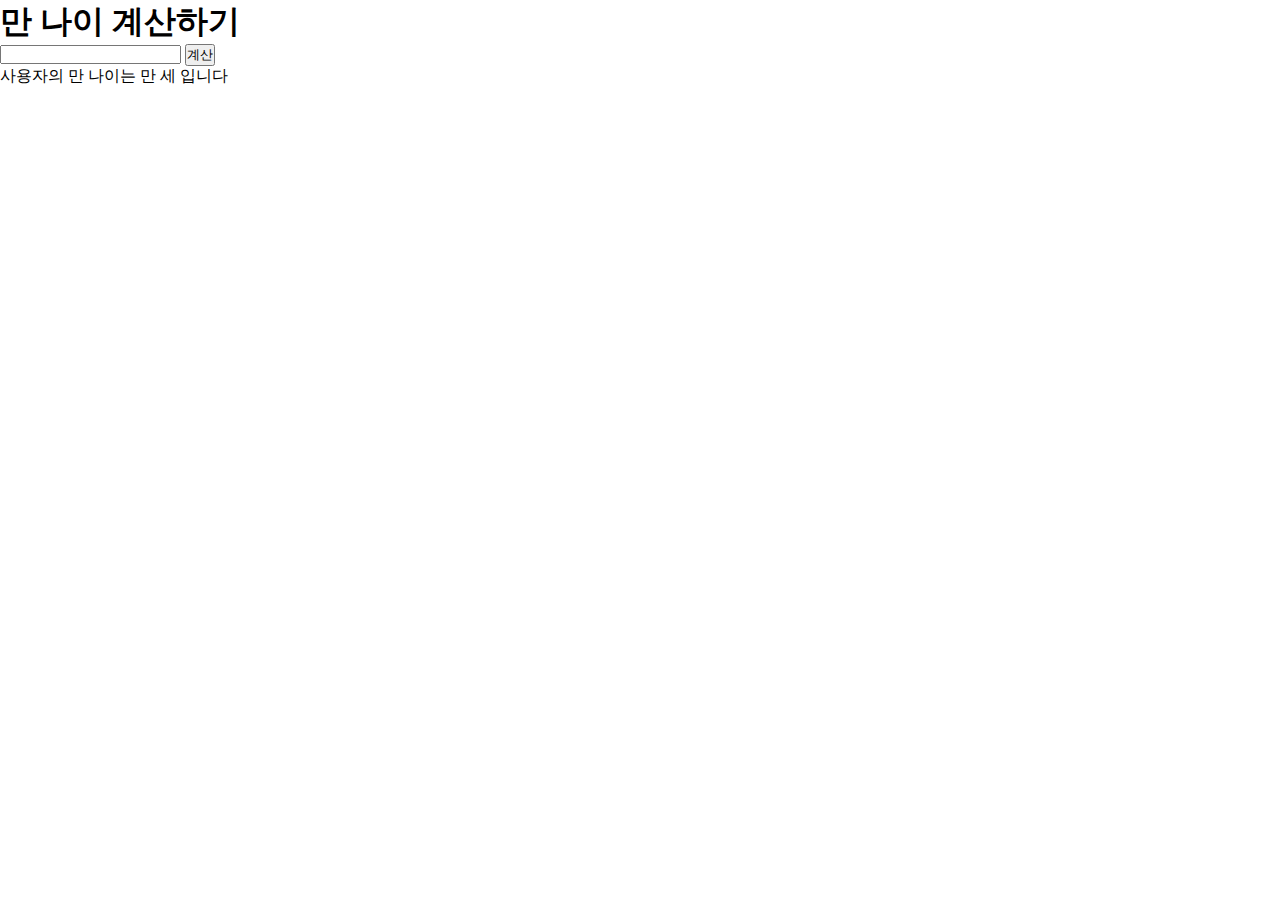
<file: americanAge/index.html>
<!DOCTYPE html>
<html lang="ko">
<head>
    <meta charset="UTF-8">
    <meta name="viewport" content="width=device-width, initial-scale=1.0">
    <title>만나이 계산기</title>
    <style>
        * {margin: 0; padding: 0;}
    </style>
    <script src="./assets/js/index.js" defer></script>
</head>
<body>
    <section>
        <h1>만 나이 계산하기</h1>
        <input type="text" id="getAge" maxlength="6" oninput="this.value=this.value.replace(/[^-0-9]/g,'');">
        <button type="button" class="btn-getAge">계산</button>
        <p id="userAge">사용자의 만 나이는 만 <span></span>세 입니다</p>
    </section>
</body>
</html>
</file>
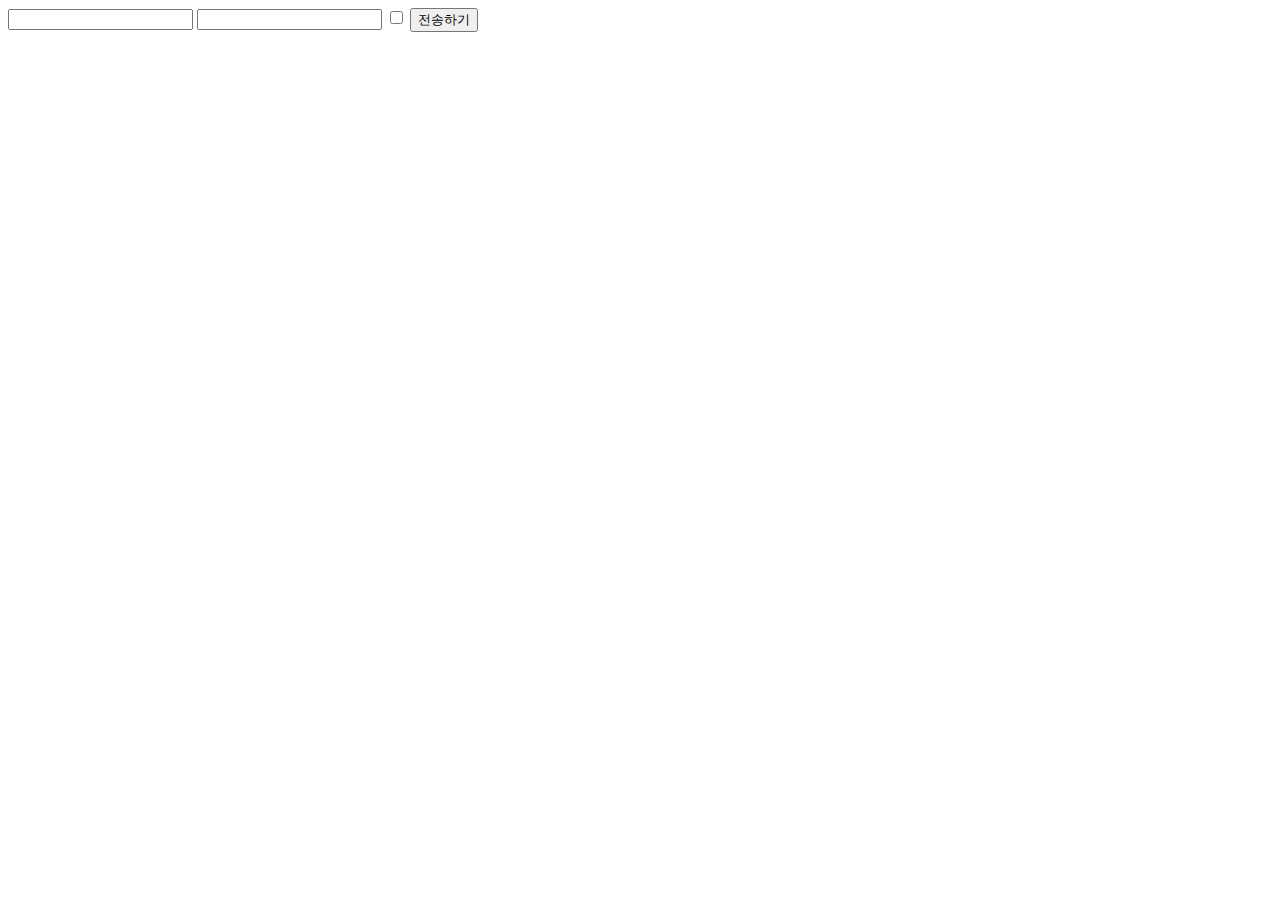
<file: formValidator/index.html>
<!DOCTYPE html>
<html lang="en">
<head>
  <meta charset="UTF-8">
  <meta name="viewport" content="width=device-width, initial-scale=1.0">
  <title>폼 검증기</title>
  <script src="./assets/js/script.js" type="module" defer></script>
</head>
<body>
  <input type="text" id="user_name">
  <input type="text" id="user_phone" maxlength="11" oninput="this.value=this.value.replace(/[^-0-9]/g,'');">
  <input type="checkbox" id="isAgree">
  <button type="button">전송하기</button>
</body>
</html>
</file>
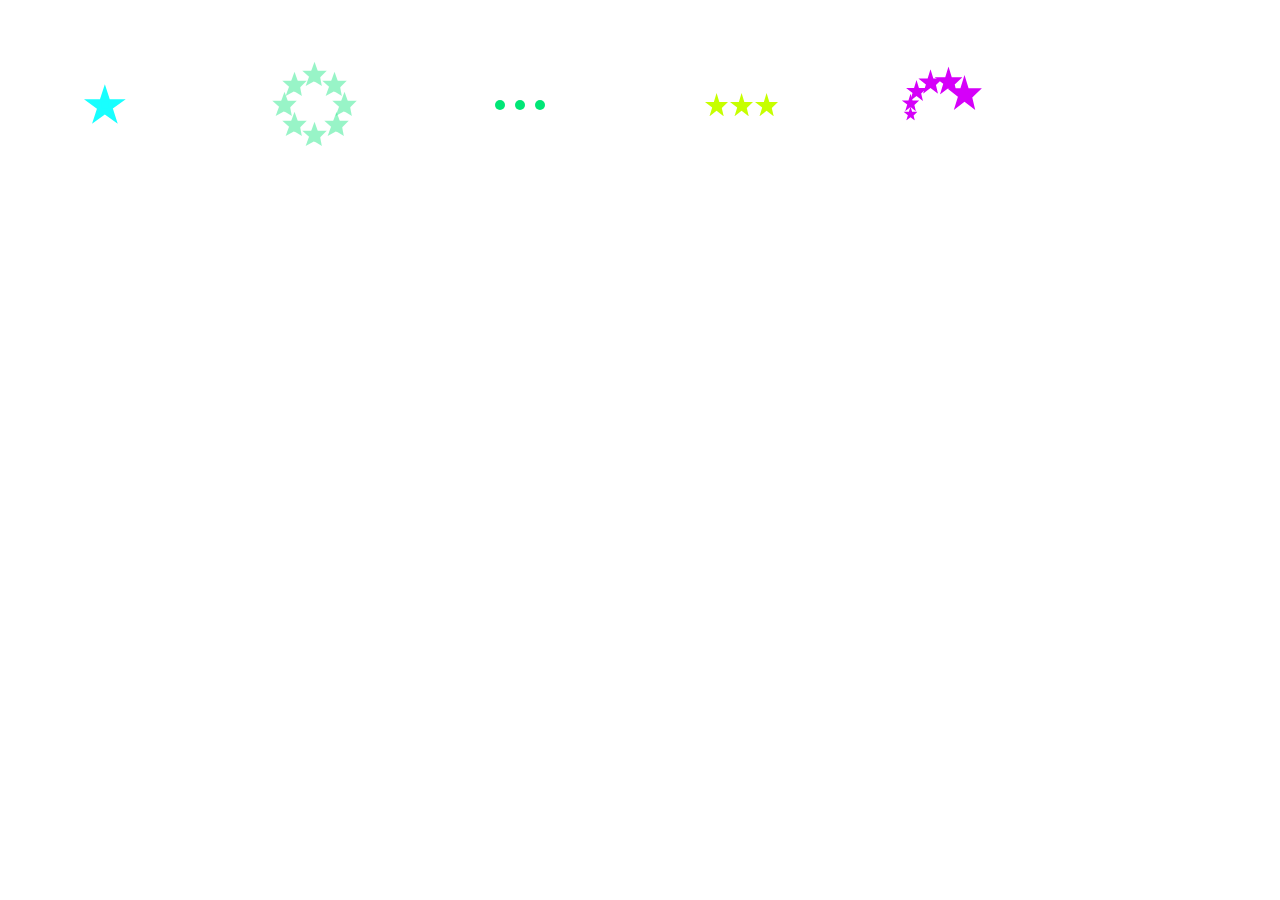
<file: loader/index.html>
<!DOCTYPE html>
<html lang="ko">
<head>
    <meta charset="UTF-8">
    <meta name="viewport" content="width=device-width, initial-scale=1.0">
    <link rel="stylesheet" href="./assets/css/loader.css">
    <title>loader css</title>
</head>
<body>
    <main>
        <!-- loader1-->
        <section>
            <div class="loader loader-1">
            <svg class="loader-star" xmlns="http://www.w3.org/2000/svg" xmlns:xlink="http://www.w3.org/1999/xlink" version="1.1">
                    <polygon points="29.8 0.3 22.8 21.8 0 21.8 18.5 35.2 11.5 56.7 29.8 43.4 48.2 56.7 41.2 35.1 59.6 21.8 36.8 21.8 " fill="#18ffff" />
                </svg>
            <div class="loader-circles"></div>
            </div>
        </section>

        <!-- loader2 -->
        <section>
            <div class="loader loader-2">
                <div class="css-star star1"></div>
                <div class="css-star star2"></div>
                <div class="css-star star3"></div>
                <div class="css-star star4"></div>
                <div class="css-star star5"></div>
                <div class="css-star star6"></div>
                <div class="css-star star7"></div>
                <div class="css-star star8"></div>
            </div>
        </section>

        <!-- loader3 -->
        <section>
            <div class="loader loader-3">
                <div class="dot dot1"></div>
                <div class="dot dot2"></div>
                <div class="dot dot3"></div>
            </div>
        </section>

        <!-- loader4 -->
        <section>
            <div class="loader loader-4">
                <svg class="loader-star star1" version="1.1" xmlns="http://www.w3.org/2000/svg" xmlns:xlink="http://www.w3.org/1999/xlink" x="0px" y="0px" width="23.172px" height="23.346px" viewBox="0 0 23.172 23.346" xml:space="preserve">
                    <polygon fill="#c6ff00" points="11.586,0 8.864,8.9 0,8.9 7.193,14.447 4.471,23.346 11.586,17.84 18.739,23.346 16.77,14.985 23.172,8.9 14.306,8.9"></polygon>
                </svg>
                <svg class="loader-star star2" version="1.1" xmlns="http://www.w3.org/2000/svg" xmlns:xlink="http://www.w3.org/1999/xlink" x="0px" y="0px" width="23.172px" height="23.346px" viewBox="0 0 23.172 23.346" xml:space="preserve">
                    <polygon fill="#c6ff00" points="11.586,0 8.864,8.9 0,8.9 7.193,14.447 4.471,23.346 11.586,17.84 18.739,23.346 16.77,14.985 23.172,8.9 14.306,8.9  "></polygon>
                </svg>
                <svg class="loader-star star3" version="1.1" xmlns="http://www.w3.org/2000/svg" xmlns:xlink="http://www.w3.org/1999/xlink" x="0px" y="0px" width="23.172px" height="23.346px" viewBox="0 0 23.172 23.346" xml:space="preserve">
                    <polygon fill="#c6ff00" points="11.586,0 8.864,8.9 0,8.9 7.193,14.447 4.471,23.346 11.586,17.84 18.739,23.346 16.77,14.985 23.172,8.9 14.306,8.9  "></polygon>
                </svg>
            </div>
        </section>

        <!-- loader5 -->
        <section>
            <div class="loader loader-5">
                <svg class="loader-star star1" version="1.1" xmlns="http://www.w3.org/2000/svg" xmlns:xlink="http://www.w3.org/1999/xlink" x="0px" y="0px" width="35px" height="35px" viewBox="0 0 23.172 23.346" xml:space="preserve">
                      <polygon points="11.586,0 8.864,8.9 0,8.9 7.193,14.447 4.471,23.346 11.586,17.84 18.739,23.346 16.77,14.985 23.172,8.9 14.306,8.9"></polygon>
                   </svg>
                <svg class="loader-star star2" version="1.1" xmlns="http://www.w3.org/2000/svg" xmlns:xlink="http://www.w3.org/1999/xlink" x="0px" y="0px" width="35px" height="35px" viewBox="0 0 23.172 23.346" xml:space="preserve">
                      <polygon points="11.586,0 8.864,8.9 0,8.9 7.193,14.447 4.471,23.346 11.586,17.84 18.739,23.346 16.77,14.985 23.172,8.9 14.306,8.9"></polygon>
                   </svg>
                <svg class="loader-star star3" version="1.1" xmlns="http://www.w3.org/2000/svg" xmlns:xlink="http://www.w3.org/1999/xlink" x="0px" y="0px" width="35px" height="35px" viewBox="0 0 23.172 23.346" xml:space="preserve">
                      <polygon points="11.586,0 8.864,8.9 0,8.9 7.193,14.447 4.471,23.346 11.586,17.84 18.739,23.346 16.77,14.985 23.172,8.9 14.306,8.9"></polygon>
                   </svg>
                <svg class="loader-star star4" version="1.1" xmlns="http://www.w3.org/2000/svg" xmlns:xlink="http://www.w3.org/1999/xlink" x="0px" y="0px" width="35px" height="35px" viewBox="0 0 23.172 23.346" xml:space="preserve">
                      <polygon points="11.586,0 8.864,8.9 0,8.9 7.193,14.447 4.471,23.346 11.586,17.84 18.739,23.346 16.77,14.985 23.172,8.9 14.306,8.9"></polygon>
                   </svg>
                <svg class="loader-star star5" version="1.1" xmlns="http://www.w3.org/2000/svg" xmlns:xlink="http://www.w3.org/1999/xlink" x="0px" y="0px" width="35px" height="35px" viewBox="0 0 23.172 23.346" xml:space="preserve">
                      <polygon points="11.586,0 8.864,8.9 0,8.9 7.193,14.447 4.471,23.346 11.586,17.84 18.739,23.346 16.77,14.985 23.172,8.9 14.306,8.9"></polygon>
                   </svg>
                <svg class="loader-star star6" version="1.1" xmlns="http://www.w3.org/2000/svg" xmlns:xlink="http://www.w3.org/1999/xlink" x="0px" y="0px" width="35px" height="35px" viewBox="0 0 23.172 23.346" xml:space="preserve">
                      <polygon points="11.586,0 8.864,8.9 0,8.9 7.193,14.447 4.471,23.346 11.586,17.84 18.739,23.346 16.77,14.985 23.172,8.9 14.306,8.9"></polygon>
                   </svg>
              </div>
        </section>

        <!-- loader6 -->
        <section>
            <div class="loader loader-6"></div>
        </section>
    </main>
</body>
</html>
</file>
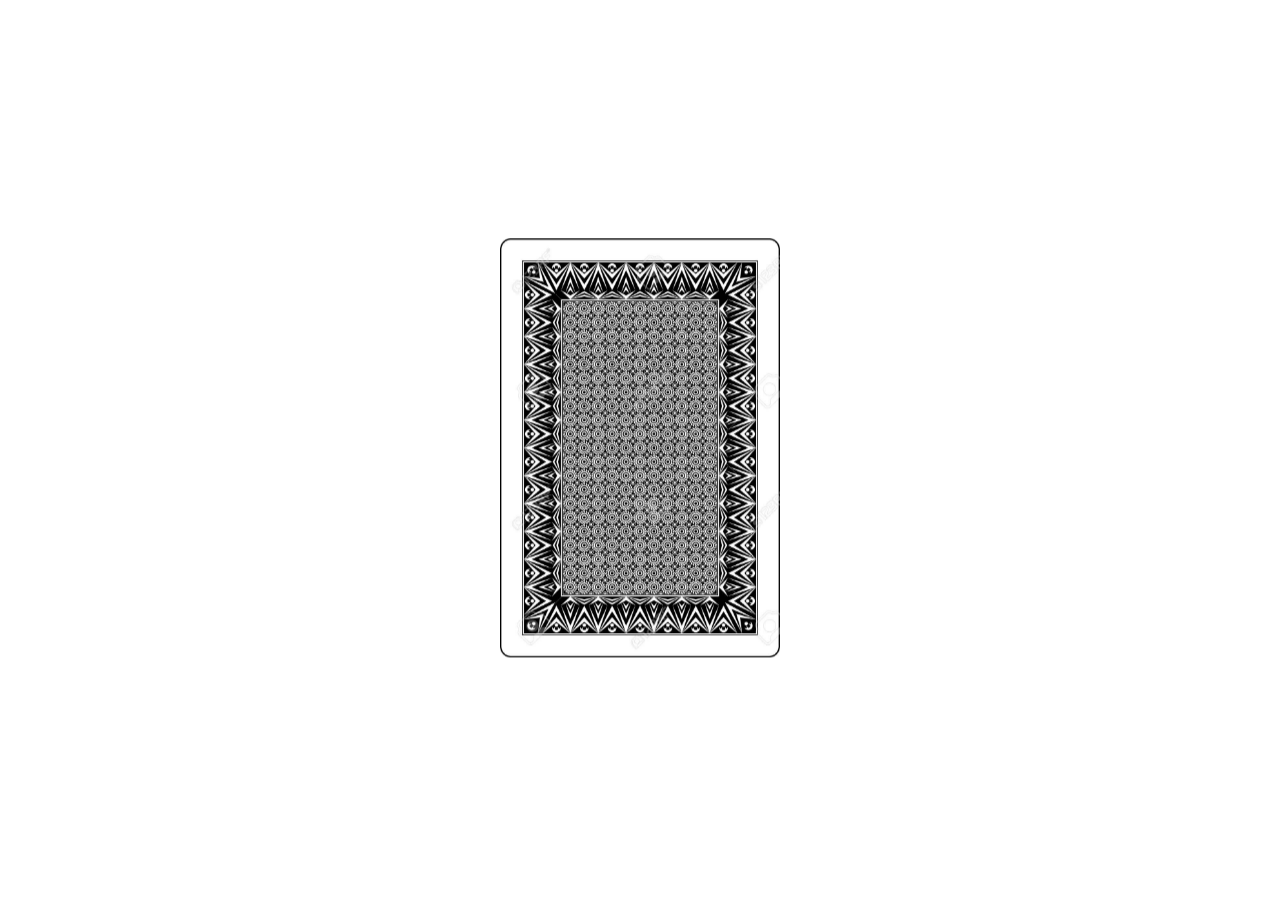
<file: randomCard/index.html>
<!DOCTYPE html>
<html lang="ko">
<head>
    <meta charset="UTF-8">
    <meta name="viewport" content="width=device-width, initial-scale=1.0">
    <link rel="stylesheet" href="./assets/css/index.css">
    <title>카드 랜덤믹스</title>
    <script src="https://cdnjs.cloudflare.com/ajax/libs/gsap/3.12.5/gsap.min.js"></script>
    <script src="./assets/js/script.js" defer></script>
</head>
<body>
    <main>
    <div class="main vertical">
        <section id="card">
            <div class="card-inner">
                <div class="card-area">
                    <div class="card active">
                        <div class="card-cont card-front">
                            <img src="./images/card_bg.jpg" alt="카드 배경">
                        </div>
                        <div class="card-cont card-back"></div>
                    </div>
                </div>
                <div class="card-area">
                    <div class="card">
                        <div class="card-cont card-front">
                            <img src="./images/card_bg.jpg" alt="카드 배경">
                        </div>
                        <div class="card-cont card-back"></div>
                    </div>
                </div>
                <div class="card-area">
                    <div class="card">
                        <div class="card-cont card-front">
                            <img src="./images/card_bg.jpg" alt="카드 배경">
                        </div>
                        <div class="card-cont card-back"></div>
                    </div>
                </div>
                <div class="card-area">
                    <div class="card">
                        <div class="card-cont card-front">
                            <img src="./images/card_bg.jpg" alt="카드 배경">
                        </div>
                        <div class="card-cont card-back"></div>
                    </div>
                </div>
                <div class="card-area">
                    <div class="card">
                        <div class="card-cont card-front">
                            <img src="./images/card_bg.jpg" alt="카드 배경">
                        </div>
                        <div class="card-cont card-back"></div>
                    </div>
                </div>
                <div class="card-area">
                    <div class="card">
                        <div class="card-cont card-front">
                            <img src="./images/card_bg.jpg" alt="카드 배경">
                        </div>
                        <div class="card-cont card-back"></div>
                    </div>
                </div>
                <div class="card-area">
                    <div class="card">
                        <div class="card-cont card-front">
                            <img src="./images/card_bg.jpg" alt="카드 배경">
                        </div>
                        <div class="card-cont card-back"></div>
                    </div>
                </div>
                <div class="card-area">
                    <div class="card">
                        <div class="card-cont card-front">
                            <img src="./images/card_bg.jpg" alt="카드 배경">
                        </div>
                        <div class="card-cont card-back"></div>
                    </div>
                </div>
                <div class="card-area">
                    <div class="card">
                        <div class="card-cont card-front">
                            <img src="./images/card_bg.jpg" alt="카드 배경">
                        </div>
                        <div class="card-cont card-back"></div>
                    </div>
                </div>
            </div>
        </section>
    </div>
    </main>
</body>
</html>
</file>
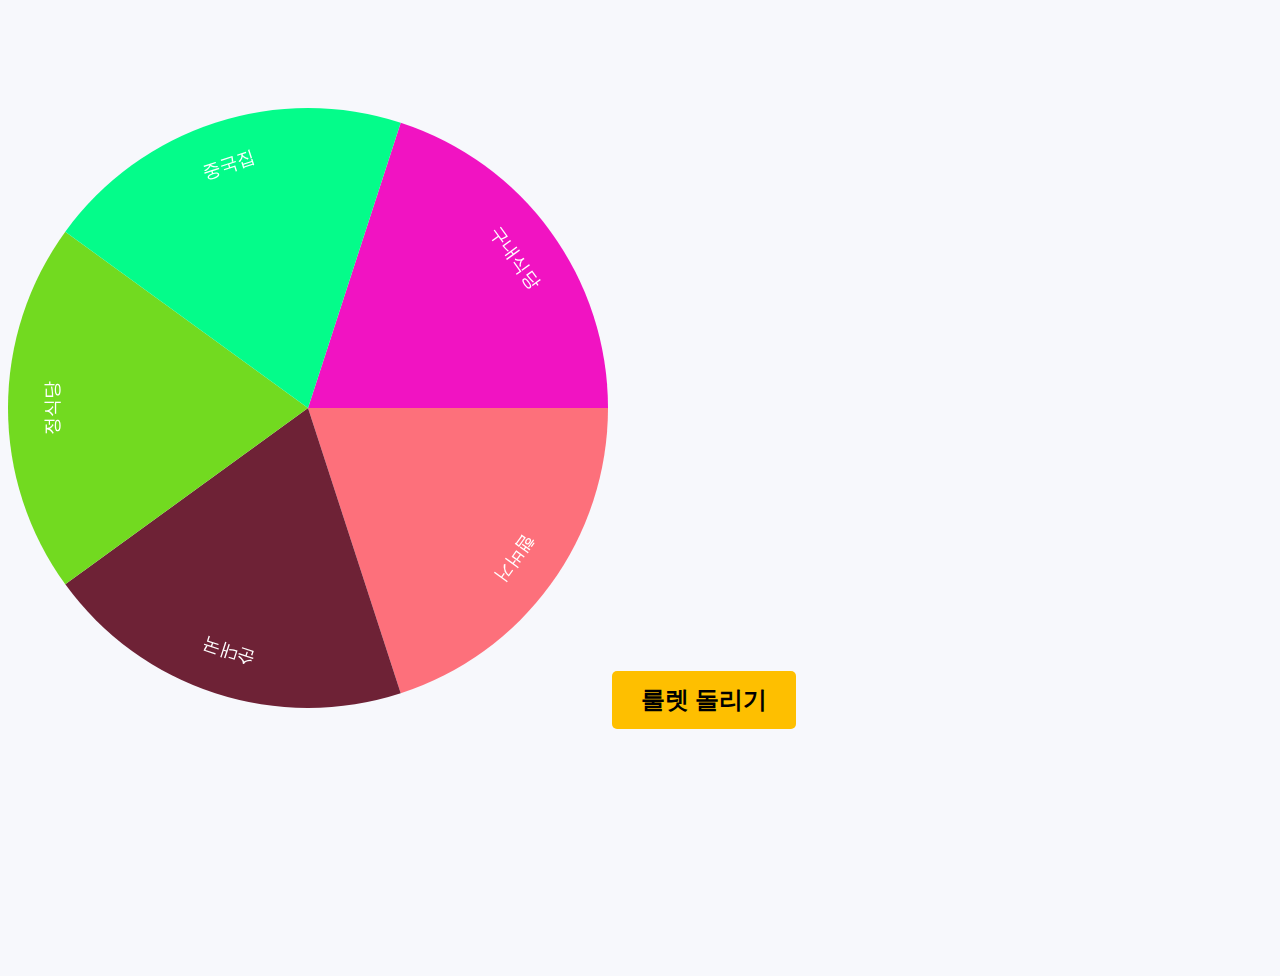
<file: roulette/index.html>
<!DOCTYPE html>
<html lang="ko">
<head>
    <meta charset="UTF-8">
    <meta name="viewport" content="width=device-width, initial-scale=1.0">
    <title>룰렛 만들기</title>
    <style>
        * {
            font-family: Pretendard;
        }

        body {
            background: #f7f8fc;
            height : 960px;
        }

        canvas {
            width: 600px;
            height: 600px;
            margin-top : 100px;  
            transition: 2s;
        }

        button {
            z-index : 1000;
            background: #febf00;
            margin-top: 1rem;
            padding: .8rem 1.8rem;
            border: none;
            font-size: 1.5rem;
            font-weight: bold;
            border-radius: 5px;
            transition: .2s;
            cursor: pointer;
        }

        button:active {
            background: #444;
            color: #f9f9f9;
        }
        
        #menu {
            width: 100%;
            height : 960px;
            overflow: hidden;
            display: flex;
            align-items: center;
            text-align : center;
            flex-direction: column;
            position: relative;
        }

        #menu::before {
            margin-top : 100px; 
            content: "";
            position: absolute;
            width: 10px;
            height: 50px;
            border-radius: 5px;
            background: #000;
            top: -20px;
            left: 50%;
            transform: translateX(-50%);
            z-index: 22;
        }
    </style>
    <script src="https://code.jquery.com/jquery-3.6.3.min.js"></script>
</head>
<body>
    <div>
        <canvas id="myCanvas" width="600" height="600"></canvas>
        <button type="button" onclick="rotate()">룰렛 돌리기</button>
        <!-- <div id="addDiv">
            <input type="text" id="menuAdd">
            <button type="button" onclick="add()">메뉴 추가</button>
        </div> -->
    </div>
    
    <script src="./assets/js/script.js" defer></script>
</body>
</html>
</file>
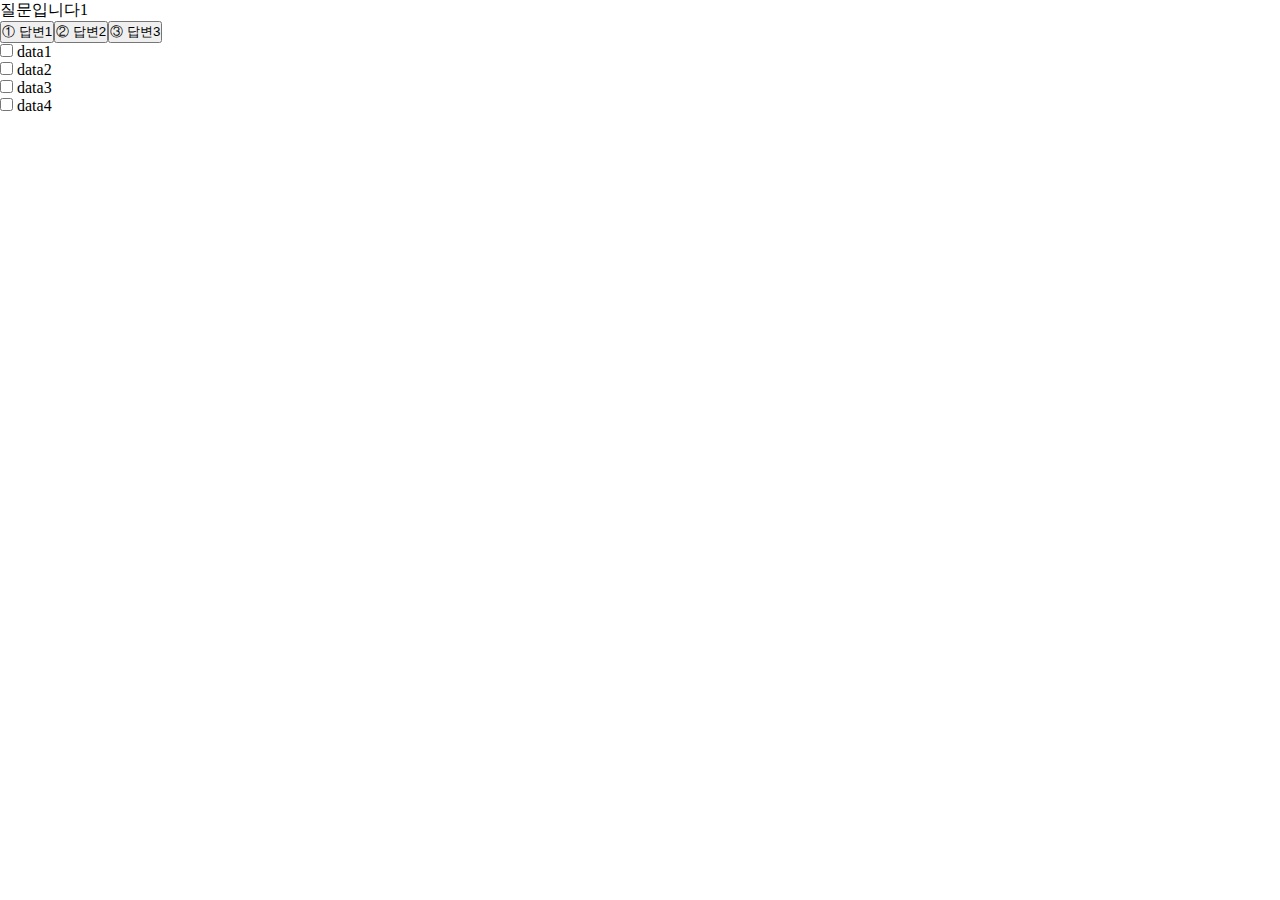
<file: selectQuiz/index.html>
<!DOCTYPE html>
<html lang="ko">
<head>
    <meta charset="UTF-8">
    <meta name="viewport" content="width=device-width, initial-scale=1.0">
    <title>객관식 문항 선택</title>
    <style>
        * {margin: 0; padding: 0;}
        .question-area {
            .btn-nextQuiz, .btn-getResult {
                display: none;
            }
        }
        .result-area > * {display: none;}

        #width {width: 0; height: 46px; background: #ccc;}
    </style>
    <script src="https://code.jquery.com/jquery-3.7.1.min.js"></script>
    <script src="./assets/js/script.js" type="module" defer></script>
</head>
<body>
    <section id="question">
        <div class="question-inner">
            <div class="question-area">
                <div class="question-box"></div>
                <div class="answer-list-box"></div>
                <div class="button-box">
                    <button type="button" class="btn-nextQuiz">다음으로</button>
                    <button type="button" class="btn-getResult">결과</button>
                </div>
            </div>
            <div class="result-area">
                <div class="wrong-box">오답입니다!</div>
                <div class="ending-box">퀴즈 끝!</div>
            </div>
        </div>
    </section>
    <section id="select">
        <div>
            <input type="checkbox" id="data1">
            <label for="data1">data1</label>
        </div>
        <div>
            <input type="checkbox" id="data2">
            <label for="data2">data2</label>
        </div>
        <div>
            <input type="checkbox" id="data3">
            <label for="data3">data3</label>
        </div>
        <div>
            <input type="checkbox" id="data4">
            <label for="data4">data4</label>
        </div>
        <div id="width"></div>
    </section>
</body>
</html>
</file>
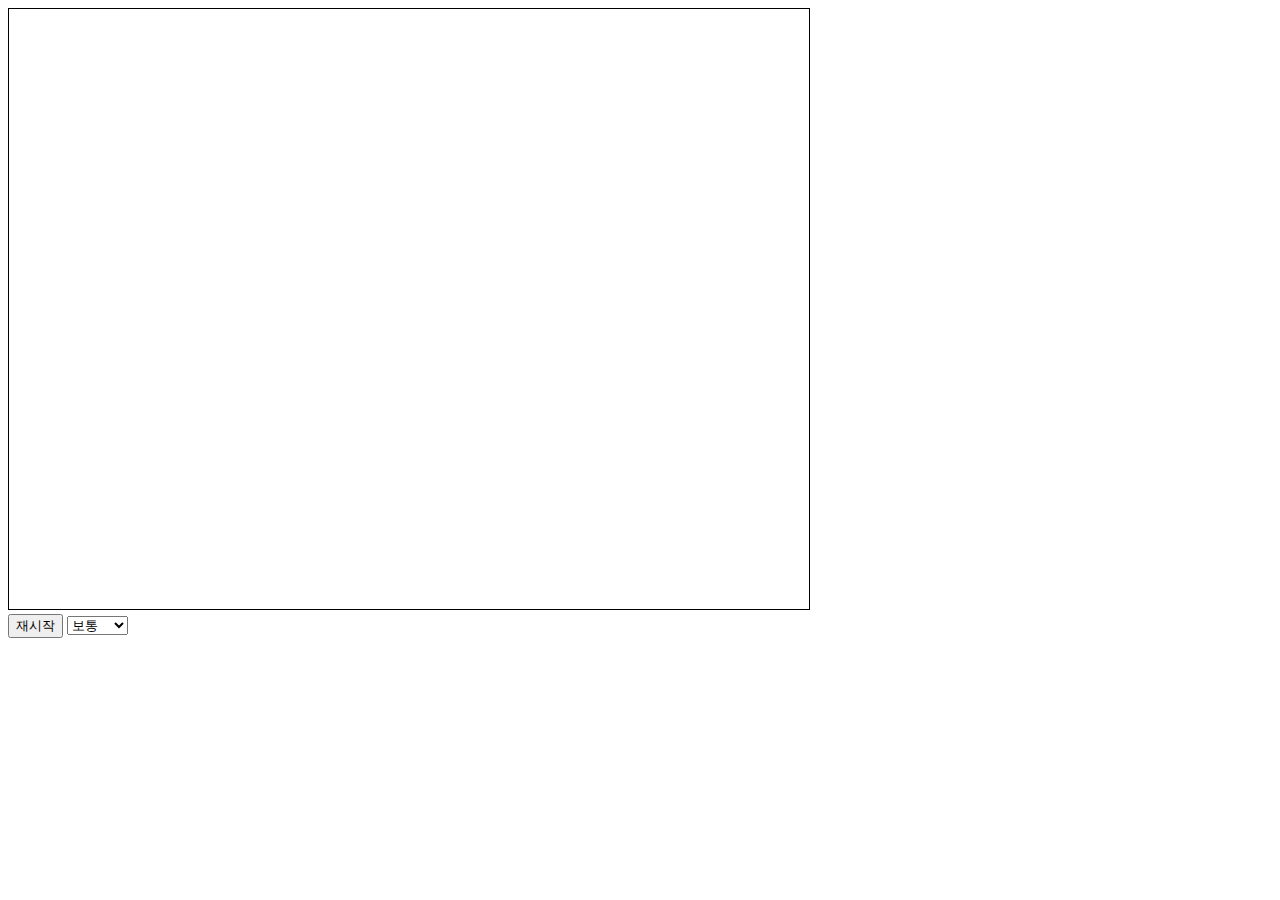
<file: game_canvas1/sample.html>
<!DOCTYPE html>
<html>
  <head>
    <meta charset="UTF-8">
    <title>미사일 피하기 게임</title>
    <style>
      canvas {
        border: 1px solid black;
      }
    </style>
  </head>
  <body>
    <canvas id="gameCanvas" width="800" height="600"></canvas>
    <br>
    <button id="restartButton">재시작</button>
    <select id="difficulty">
        <option value="easy">쉬움</option>
        <option value="normal" selected>보통</option>
        <option value="hard">어려움</option>
    </select>
</body>
</html>
<script>
  // 캔버스 요소 가져오기
const canvas = document.getElementById('gameCanvas');
const context = canvas.getContext('2d');

// 배경 이미지 로드
let backgroundImage = new Image();
backgroundImage.src = 'https://blog.kakaocdn.net/dn/bqCDo5/btquourcoxx/RUh4DZE03vx0P9tP51PBjK/img.png'; // Replace with your image URL

// 플레이어 이미지 로드
let playerImage = new Image();
playerImage.src = 'https://cdn-icons-png.flaticon.com/512/619/619169.png'; // 여기에 비행기 이미지의 URL을 입력하세요

// 게임 오버 이미지 로드
let gameOverImage = new Image();
gameOverImage.src = 'https://img.freepik.com/premium-vector/pixel-game-over-8bit-pixel-game-over-vector_654297-4.jpg'; // 게임 오버 이미지의 URL을 입력하세요

// 게임 상태 변수
let gameOver = false;
let score = 0;
let time = 0;
let player = {
  x: canvas.width / 2,
  y: canvas.height - 50,
  radius: 20
};
let missiles = [];

// 키 이벤트 핸들러 등록
document.addEventListener('keydown', function(event) {
  if (event.code === 'Escape') {
    gameOver = true;
  }
});

// 마우스 이벤트 핸들러 등록
canvas.addEventListener('mousemove', function(event) {
  if (!gameOver) {
    player.x = event.clientX - canvas.offsetLeft;
  }
});

// 난이도 변수
let difficulty = "normal";

// 재시작 및 난이도 조절 함수 추가
document.getElementById('restartButton').addEventListener('click', function() {
  gameOver = false;
  score = 0;
  time = 0;
  missiles = [];
  gameLoop();
});

document.getElementById('difficulty').addEventListener('change', function(event) {
  difficulty = event.target.value;
});

// 게임 루프 함수
function gameLoop() {
  // 게임 종료 시 게임 오버 이미지 표시
  if (gameOver) {
    context.clearRect(0, 0, canvas.width, canvas.height);
    context.drawImage(gameOverImage, 0, 0, canvas.width, canvas.height);
    return;
  }

  // 난이도에 따라 미사일 속도 조절
  let speedMultiplier;
  switch(difficulty) {
    case "easy":
      speedMultiplier = 1;
      break;
    case "hard":
      speedMultiplier = 2;
      break;
    default:
      speedMultiplier = 1.5;
  }
  for (let missile of missiles) {
    missile.speed = 5 + (time / 500) * speedMultiplier;
  }

  // 난이도에 따른 미사일 갯수 조절
  let missileCount;
  switch(difficulty) {
    case "easy":
      missileCount = 1; // 쉬운 난이도에서는 미사일 갯수 적음
      break;
    case "hard":
      missileCount = 3; // 어려운 난이도에서는 미사일 갯수 많음
      break;
    default:
      missileCount = 2; // 보통 난이도
  }

  // 미사일 생성 로직
  if (time % 50 === 0) {
    for (let i = 0; i < missileCount; i++) {
      missiles.push({
        x: Math.random() * canvas.width,
        y: 0,
        radius: 10,
        speed: 5 + time / 500
      });
    }
  }

  // 게임 상태 업데이트
  time++;
  if (time % 50 === 0) {
    missiles.push({
      x: Math.random() * canvas.width,
      y: 0,
      radius: 10,
      speed: 5 + time / 500
    });
  }
  for (let i = 0; i < missiles.length; i++) {
    missiles[i].y += missiles[i].speed;
    if (missiles[i].y > canvas.height) {
      missiles.splice(i, 1);
      i--;
    } else {
      let distance = Math.sqrt(Math.pow(player.x - missiles[i].x, 2) + Math.pow(player.y - missiles[i].y, 2));
      // 충돌 검사
      if (distance < player.radius + missiles[i].radius) {
        gameOver = true;
      }
    }
  }
  score++;

  // 게임 화면 그리기
  context.clearRect(0, 0, canvas.width, canvas.height);

  // 배경 그리기
  context.drawImage(backgroundImage, 0, 0, canvas.width, canvas.height);

  // 비행기 그리기
  const targetWidth = 50;  // 원하는 너비
  const targetHeight = 50; // 원하는 높이
  context.drawImage(playerImage, player.x - targetWidth / 2, player.y - targetHeight / 2, targetWidth, targetHeight);

  context.beginPath();
  context.fill();
  for (let i = 0; i < missiles.length; i++) {
    context.beginPath();
    context.arc(missiles[i].x, missiles[i].y, missiles[i].radius, 0, 2 * Math.PI);
    context.fillStyle = 'red';
    context.fill();
  }
  context.fillStyle = 'black';
  context.font = '24px Arial';
  context.fillText('Score: ' + score, 10, 30);

  // 다음 프레임 실행
  requestAnimationFrame(gameLoop);
}

// 게임 루프 시작
requestAnimationFrame(gameLoop);

</script>
</file>
<file: loader/assets/css/loader.css>
* {
  margin: 0;
  padding: 0;
  box-sizing: border-box;
}

main {
  display: flex;
  flex-wrap: wrap;
}

.loader {
  position: relative;
  width: 60px;
  height: 60px;
  border-radius: 50%;
  margin: 75px;
  display: inline-block;
  vertical-align: middle;
}
@keyframes loader-2-circles {
  0% {
    box-shadow: 0 0 0 #18ffff;
    opacity: 1;
    transform: rotate(0deg);
  }
  50% {
    box-shadow: 24px -22px #18ffff, 30px -15px 0 -3px #18ffff, 31px 0px #18ffff, 29px 9px 0 -3px #18ffff, 24px 23px #18ffff, 17px 30px 0 -3px #18ffff, 0px 33px #18ffff, -10px 28px 0 -3px #18ffff, -24px 22px #18ffff, -29px 14px 0 -3px #18ffff, -31px -3px #18ffff, -30px -11px 0 -3px #18ffff, -20px -25px #18ffff, -12px -30px 0 -3px #18ffff, 5px -29px #18ffff, 13px -25px 0 -3px #18ffff;
    transform: rotate(180deg);
  }
  100% {
    opacity: 0;
    transform: rotate(360deg);
    box-shadow: 25px -22px #18ffff, 15px -22px 0 -3px black, 31px 2px #18ffff, 21px 2px 0 -3px black, 23px 25px #18ffff, 13px 25px 0 -3px black, 0px 33px #18ffff, -10px 33px 0 -3px black, -26px 24px #18ffff, -19px 17px 0 -3px black, -32px 0px #18ffff, -23px 0px 0 -3px black, -25px -23px #18ffff, -16px -23px 0 -3px black, 0px -31px #18ffff, -2px -23px 0 -3px black;
  }
}
@keyframes loader-2-star {
  0% {
    transform: scale(0) rotate(0deg);
  }
  100% {
    transform: scale(0.7) rotate(360deg);
  }
}
.loader-1 .loader-star {
  position: static;
  width: 60px;
  height: 60px;
  transform: scale(0.7);
  animation: loader-2-star 1s ease alternate infinite;
}
.loader-1 .loader-circles {
  width: 8px;
  height: 8px;
  background: #18ffff;
  border-radius: 50%;
  position: absolute;
  left: calc(50% - 4px);
  top: calc(50% - 4px);
  transition: all 1s ease;
  animation: loader-2-circles 1s ease-in-out alternate infinite;
}
@keyframes star-crazyness {
  0% {
    opacity: 0.4;
    transform: rotate(180deg) translate(0px, 0) scale(0.6);
  }
  25% {
    opacity: 0.4;
    transform: rotate(180deg) translate(0, 0) scale(0.2);
  }
  50% {
    opacity: 0.7;
    transform: rotate(180deg) translate(5px, 5px) scale(0.4);
  }
  75% {
    opacity: 0.4;
    transform: rotate(180deg) translate(0, 0) scale(0.6);
  }
  80% {
    opacity: 1;
    transform: rotate(180deg) translate(5px, 0) scale(0.1);
  }
  100% {
    opacity: 0.4;
    transform: rotate(180deg) translate(0, 0) scale(0.6);
  }
}
.loader-2 .css-star {
  margin: 10px 0;
  position: relative;
  display: block;
  width: 0px;
  height: 0px;
  border-right: 26px solid transparent;
  border-bottom: 23px solid #e11a2b;
  border-left: 23px solid transparent;
  transform: rotate(180deg);
}
.loader-2 .css-star:before {
  border-bottom: 18px solid #e11a2b;
  border-left: 8px solid transparent;
  border-right: 8px solid transparent;
  position: absolute;
  height: 0;
  width: 0;
  top: -9px;
  left: -16px;
  display: block;
  content: "";
  -webkit-transform: rotate(-35deg);
  -moz-transform: rotate(-35deg);
  -ms-transform: rotate(-35deg);
  -o-transform: rotate(-35deg);
}
.loader-2 .css-star:after {
  position: absolute;
  display: block;
  top: 2px;
  left: -26px;
  width: 0px;
  height: 0px;
  border-right: 25px solid transparent;
  border-bottom: 22px solid #e11a2b;
  border-left: 27px solid transparent;
  -webkit-transform: rotate(-70deg);
  -moz-transform: rotate(-70deg);
  -ms-transform: rotate(-70deg);
  -o-transform: rotate(-70deg);
  content: "";
}
.loader-2 .css-star {
  position: absolute;
  transform: rotate(180deg) scale(0.5);
  opacity: 0.4;
}
.loader-2 .css-star,
.loader-2 .css-star:before,
.loader-2 .css-star:after {
  border-bottom-color: #00e676;
}
.loader-2 .star1 {
  top: -20px;
  left: 5px;
  animation: star-crazyness 1s 0.125s ease infinite;
}
.loader-2 .star2 {
  left: 25px;
  top: -10px;
  animation: star-crazyness 1s 0.3s ease infinite;
}
.loader-2 .star3 {
  left: 35px;
  top: 10px;
  animation: star-crazyness 1s 0.425s ease infinite;
}
.loader-2 .star4 {
  top: 30px;
  left: 27px;
  animation: star-crazyness 1s 0.54s ease infinite;
}
.loader-2 .star5 {
  top: 40px;
  left: 5px;
  animation: star-crazyness 1s 0.665s ease infinite;
}
.loader-2 .star6 {
  top: 30px;
  left: -15px;
  animation: star-crazyness 1s 0.79s ease infinite;
}
.loader-2 .star7 {
  top: 10px;
  left: -25px;
  animation: star-crazyness 1s 0.9s ease infinite;
}
.loader-2 .star8 {
  top: -10px;
  left: -15px;
  animation: star-crazyness 1s 1s ease infinite;
}
@keyframes dot-jump {
  0% {
    transform: translateY(0);
  }
  100% {
    transform: translateY(-15px);
  }
}
.loader-3 .dot {
  width: 10px;
  height: 10px;
  background: #00e676;
  border-radius: 50%;
  position: absolute;
  top: calc(50% - 5px);
}
.loader-3 .dot1 {
  left: 0px;
  animation: dot-jump 0.5s cubic-bezier(0.77, 0.47, 0.64, 0.28) alternate infinite;
}
.loader-3 .dot2 {
  left: 20px;
  animation: dot-jump 0.5s 0.2s cubic-bezier(0.77, 0.47, 0.64, 0.28) alternate infinite;
}
.loader-3 .dot3 {
  left: 40px;
  animation: dot-jump 0.5s 0.4s cubic-bezier(0.77, 0.47, 0.64, 0.28) alternate infinite;
}
@keyframes stars-pulse {
  0%, 100% {
    transform: scale(1);
    opacity: 1;
  }
  80% {
    transform: scale(0);
    opacity: 0;
  }
}
.loader-4 .loader-star {
  position: absolute;
  top: calc(50% - 12px);
}
.loader-4 .star1 {
  animation: stars-pulse 1s ease-in-out infinite;
  left: 0;
}
.loader-4 .star2 {
  animation: stars-pulse 1s 0.2s ease-in-out infinite;
  left: 25px;
}
.loader-4 .star3 {
  animation: stars-pulse 1s 0.4s ease-in-out infinite;
  left: 50px;
}
@keyframes stars-rotate-reverse {
  0% {
    transform: rotate(0deg);
  }
  100% {
    transform: rotate(360deg);
  }
}
@keyframes stars-catch {
  75% {
    top: -2px;
    right: -11px;
    opacity: 0;
  }
}
.loader-5 {
  animation: stars-rotate-reverse 2s ease infinite;
}
.loader-5 polygon {
  fill: #d500f9 !important;
}
.loader-5 .loader-star {
  position: absolute;
}
.loader-5 .star1 {
  top: 0px;
  right: -7px;
}
.loader-5 .star2 {
  right: 9px;
  top: -12px;
  position: absolute;
  transform: scale(0.8);
  animation: stars-catch 2s 0.1s ease infinite;
}
.loader-5 .star3 {
  right: 27px;
  top: -11px;
  position: absolute;
  transform: scale(0.7);
  animation: stars-catch 2s 0.15s ease infinite;
}
.loader-5 .star4 {
  right: 41px;
  top: -2px;
  position: absolute;
  transform: scale(0.6);
  animation: stars-catch 2s 0.2s ease infinite;
}
.loader-5 .star5 {
  right: 47px;
  top: 10px;
  position: absolute;
  transform: scale(0.5);
  animation: stars-catch 2s 0.25s ease infinite;
}
.loader-5 .star6 {
  right: 47px;
  top: 21px;
  position: absolute;
  transform: scale(0.4);
  animation: stars-catch 2s 0.3s ease infinite;
}

.loader-6 {
  position: relative;
  width: 2.5em;
  height: 2.5em;
  transform: rotate(165deg);
}
.loader-6:before, .loader-6:after {
  content: "";
  position: absolute;
  top: 50%;
  left: 50%;
  display: block;
  width: 0.5em;
  height: 0.5em;
  border-radius: 0.25em;
  transform: translate(-50%, -50%);
}
.loader-6:before {
  animation: before 2s infinite;
}
.loader-6:after {
  animation: after 2s infinite;
}

@keyframes before {
  0% {
    width: 0.5em;
    box-shadow: 1em -0.5em hsla(337, 84%, 48%, 0.75), -1em 0.5em hsla(190, 61%, 65%, 0.75);
  }
  35% {
    width: 2.5em;
    box-shadow: 0 -0.5em hsla(337, 84%, 48%, 0.75), 0 0.5em hsla(190, 61%, 65%, 0.75);
  }
  70% {
    width: 0.5em;
    box-shadow: -1em -0.5em hsla(337, 84%, 48%, 0.75), 1em 0.5em hsla(190, 61%, 65%, 0.75);
  }
  100% {
    box-shadow: 1em -0.5em hsla(337, 84%, 48%, 0.75), -1em 0.5em hsla(190, 61%, 65%, 0.75);
  }
}
@keyframes after {
  0% {
    height: 0.5em;
    box-shadow: 0.5em 1em hsla(160, 50%, 48%, 0.75), -0.5em -1em hsla(41, 82%, 52%, 0.75);
  }
  35% {
    height: 2.5em;
    box-shadow: 0.5em 0 hsla(160, 50%, 48%, 0.75), -0.5em 0 hsla(41, 82%, 52%, 0.75);
  }
  70% {
    height: 0.5em;
    box-shadow: 0.5em -1em hsla(160, 50%, 48%, 0.75), -0.5em 1em hsla(41, 82%, 52%, 0.75);
  }
  100% {
    box-shadow: 0.5em 1em hsla(160, 50%, 48%, 0.75), -0.5em -1em hsla(41, 82%, 52%, 0.75);
  }
}
</file>
<file: randomCard/assets/css/index.css>
* {
  margin: 0;
  padding: 0;
  box-sizing: border-box;
}

.card-inner {
  position: relative;
  display: flex;
  justify-content: center;
  align-items: center;
  height: 100vh;
  overflow: hidden;
}
.card-inner .card-area {
  position: absolute;
  top: 50%;
  left: 50%;
  transform: translate(-50%, -50%);
  perspective: 800px;
  cursor: pointer;
}
.card-inner .card-area:nth-child(1) {
  z-index: 9;
}
.card-inner .card-area:nth-child(2) {
  z-index: 8;
}
.card-inner .card-area:nth-child(3) {
  z-index: 7;
}
.card-inner .card-area:nth-child(4) {
  z-index: 6;
}
.card-inner .card-area:nth-child(5) {
  z-index: 5;
}
.card-inner .card-area:nth-child(6) {
  z-index: 4;
}
.card-inner .card-area:nth-child(7) {
  z-index: 3;
}
.card-inner .card-area:nth-child(8) {
  z-index: 2;
}
.card-inner .card-area:nth-child(9) {
  z-index: 1;
}
.card-inner .card-area .card {
  display: inline-grid;
  transform: rotateY(0deg);
  transform-style: preserve-3d;
  transition: transform 0.3s;
  -webkit-user-select: none;
     -moz-user-select: none;
          user-select: none;
}
.card-inner .card-area .card.rotated {
  transform: rotateY(180deg);
}
.card-inner .card-area .card .card-cont {
  grid-area: 1/1/1/1;
  width: 280px;
  border-radius: 8px;
  overflow: hidden;
  backface-visibility: hidden;
}
.card-inner .card-area .card .card-cont.card-back {
  background: salmon;
  transform: rotateY(180deg);
  background: url(../../images/card_back0.png) no-repeat center/cover;
  border: 1px solid #ccc;
}
.card-inner .card-area .card[data-card="0"] .card-back {
  background-image: url(../../images/card_back0.png);
}
.card-inner .card-area .card[data-card="1"] .card-back {
  background-image: url(../../images/card_back1.png);
}
.card-inner .card-area .card[data-card="2"] .card-back {
  background-image: url(../../images/card_back2.png);
}
.card-inner .card-area .card[data-card="3"] .card-back {
  background-image: url(../../images/card_back3.png);
}
.card-inner .card-area .card[data-card="4"] .card-back {
  background-image: url(../../images/card_back4.png);
}
.card-inner .card-area .card[data-card="5"] .card-back {
  background-image: url(../../images/card_back5.png);
}
.card-inner .card-area .card[data-card="6"] .card-back {
  background-image: url(../../images/card_back6.png);
}
.card-inner .card-area .card[data-card="7"] .card-back {
  background-image: url(../../images/card_back7.png);
}
.card-inner .card-area .card[data-card="8"] .card-back {
  background-image: url(../../images/card_back8.png);
}
.card-inner .card-area .card img {
  width: 100%;
}
</file>
